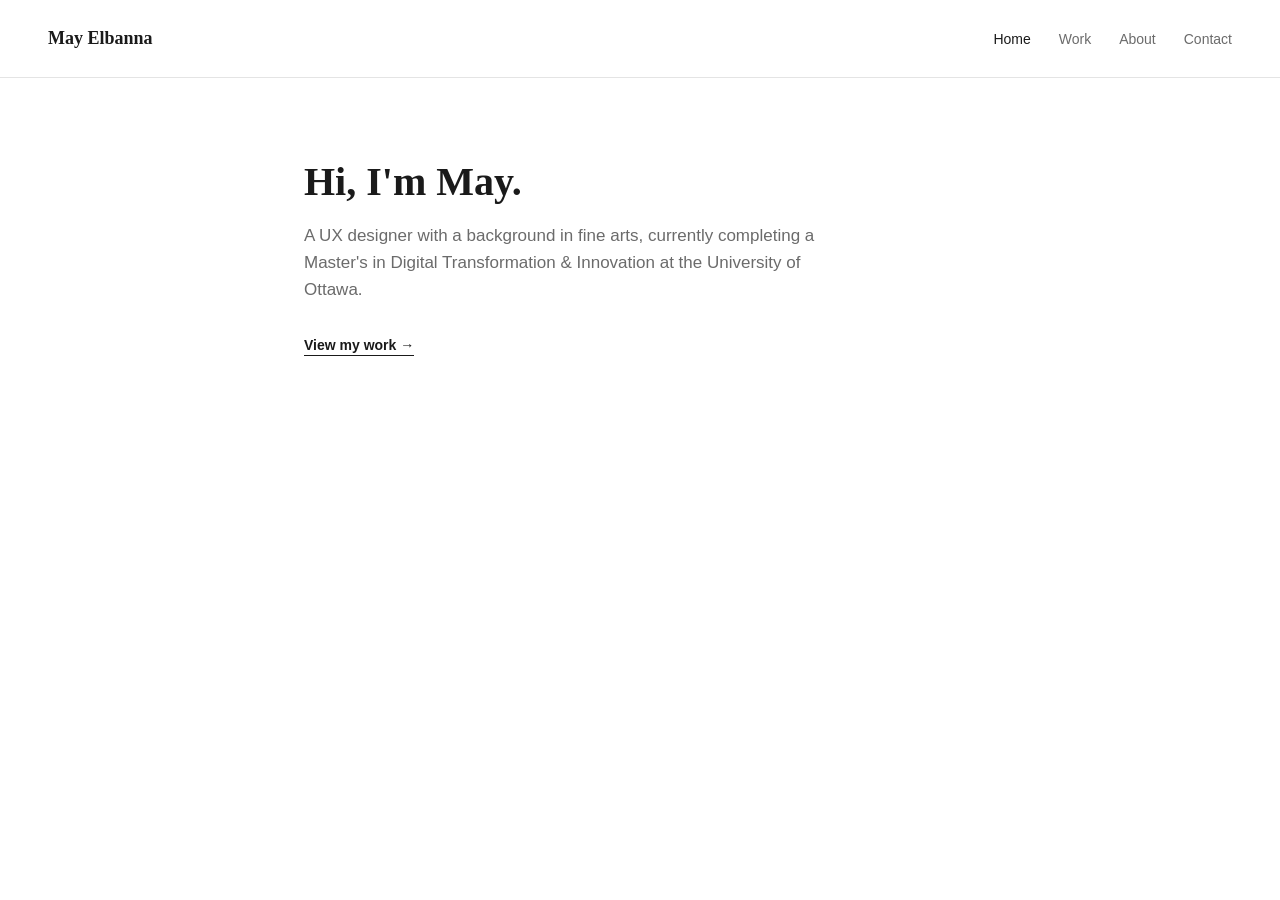
<file: index.html>
<!doctype html>
<html lang="en">
<head>
<meta charset="utf-8">
<meta name="viewport" content="width=device-width, initial-scale=1">
<title>May Elbanna — UX Designer</title>
<link rel="stylesheet" href="styles.css">
</head>
<body>

<nav class="topnav">
  <a href="index.html" class="name">May Elbanna</a>
  <div class="links">
    <a href="index.html" class="nav-link active">Home</a>
    <a href="work.html" class="nav-link">Work</a>
    <a href="about.html" class="nav-link">About</a>
    <a href="contact.html" class="nav-link">Contact</a>
  </div>
</nav>

<main>
  <div class="hero">
    <h1>Hi, I'm May.</h1>
    <p>A UX designer with a background in fine arts, currently completing a Master's in Digital Transformation &amp; Innovation at the University of Ottawa.</p>
    <a href="work.html" class="cta">View my work →</a>
  </div>
</main>

</body>
</html>
</file>
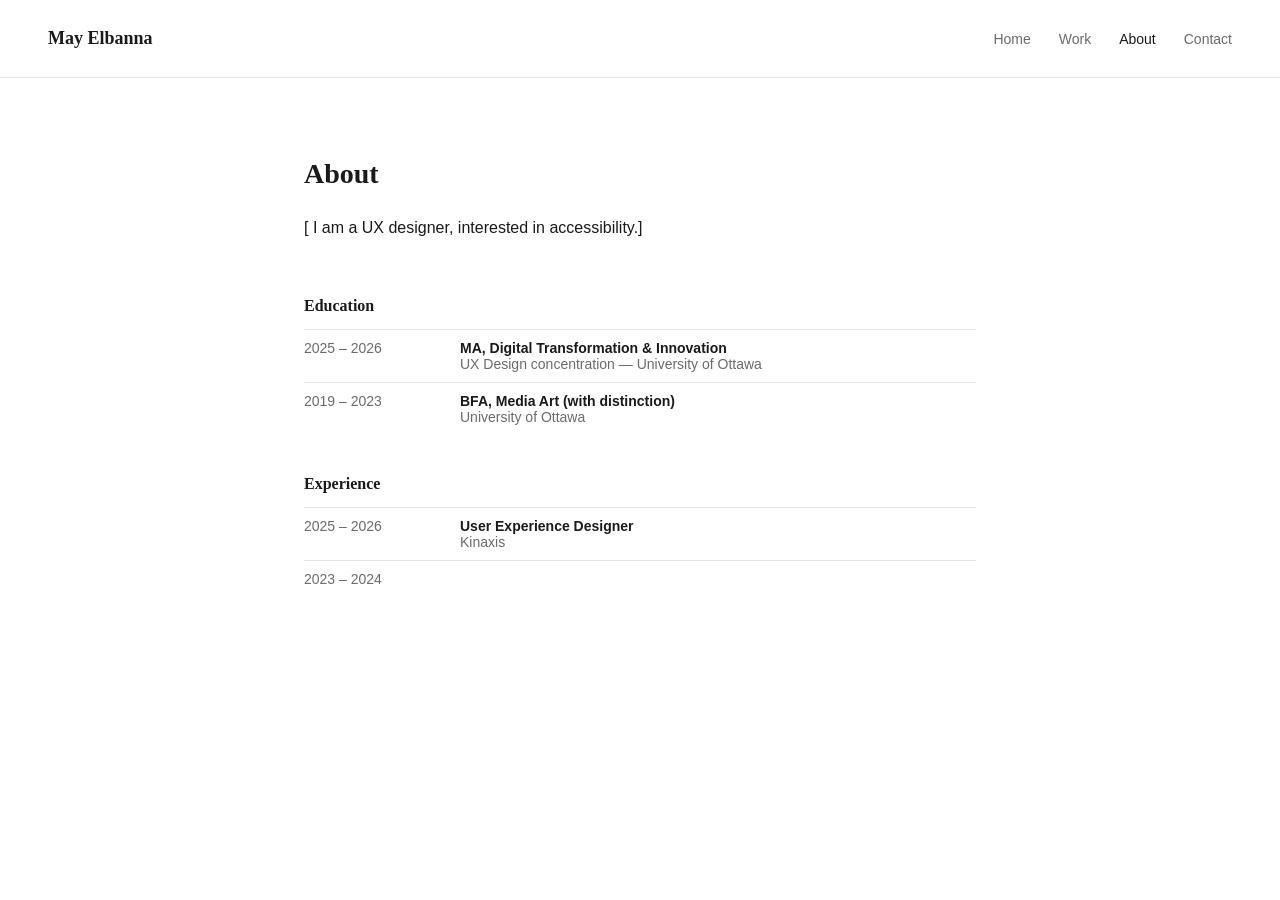
<file: about.html>
<!doctype html>
<html lang="en">
<head>
<meta charset="utf-8">
<meta name="viewport" content="width=device-width, initial-scale=1">
<title>About — May Elbanna</title>
<link rel="stylesheet" href="styles.css">
</head>
<body>

<nav class="topnav">
  <a href="index.html" class="name">May Elbanna</a>
  <div class="links">
    <a href="index.html" class="nav-link">Home</a>
    <a href="work.html" class="nav-link">Work</a>
    <a href="about.html" class="nav-link active">About</a>
    <a href="contact.html" class="nav-link">Contact</a>
  </div>
</nav>

<main>
  <div class="page-header">
    <h2>About</h2>
  </div>

  <div class="about-content">
    <p class="about-bio">[ I am a UX designer, interested in accessibility.]</p>

    <div class="timeline-block">
      <h3>Education</h3>
      <div class="timeline-item">
        <span class="timeline-date">2025 – 2026</span>
        <span>
          <span class="timeline-role">MA, Digital Transformation &amp; Innovation</span><br>
          <span class="timeline-org">UX Design concentration — University of Ottawa</span>
        </span>
      </div>
      <div class="timeline-item">
        <span class="timeline-date">2019 – 2023</span>
        <span>
          <span class="timeline-role">BFA, Media Art (with distinction)</span><br>
          <span class="timeline-org">University of Ottawa</span>
        </span>
      </div>
    </div>

    <div class="timeline-block">
      <h3>Experience</h3>
      <div class="timeline-item">
        <span class="timeline-date">2025 – 2026</span>
        <span>
          <span class="timeline-role">User Experience Designer</span><br>
          <span class="timeline-org">Kinaxis</span>
        </span>
      </div>
      <div class="timeline-item">
        <span class="timeline-date">2023 – 2024</span>
        <span>
        </span>
      </div>
    </div>
  </div>
</main>

</body>
</html>
</file>
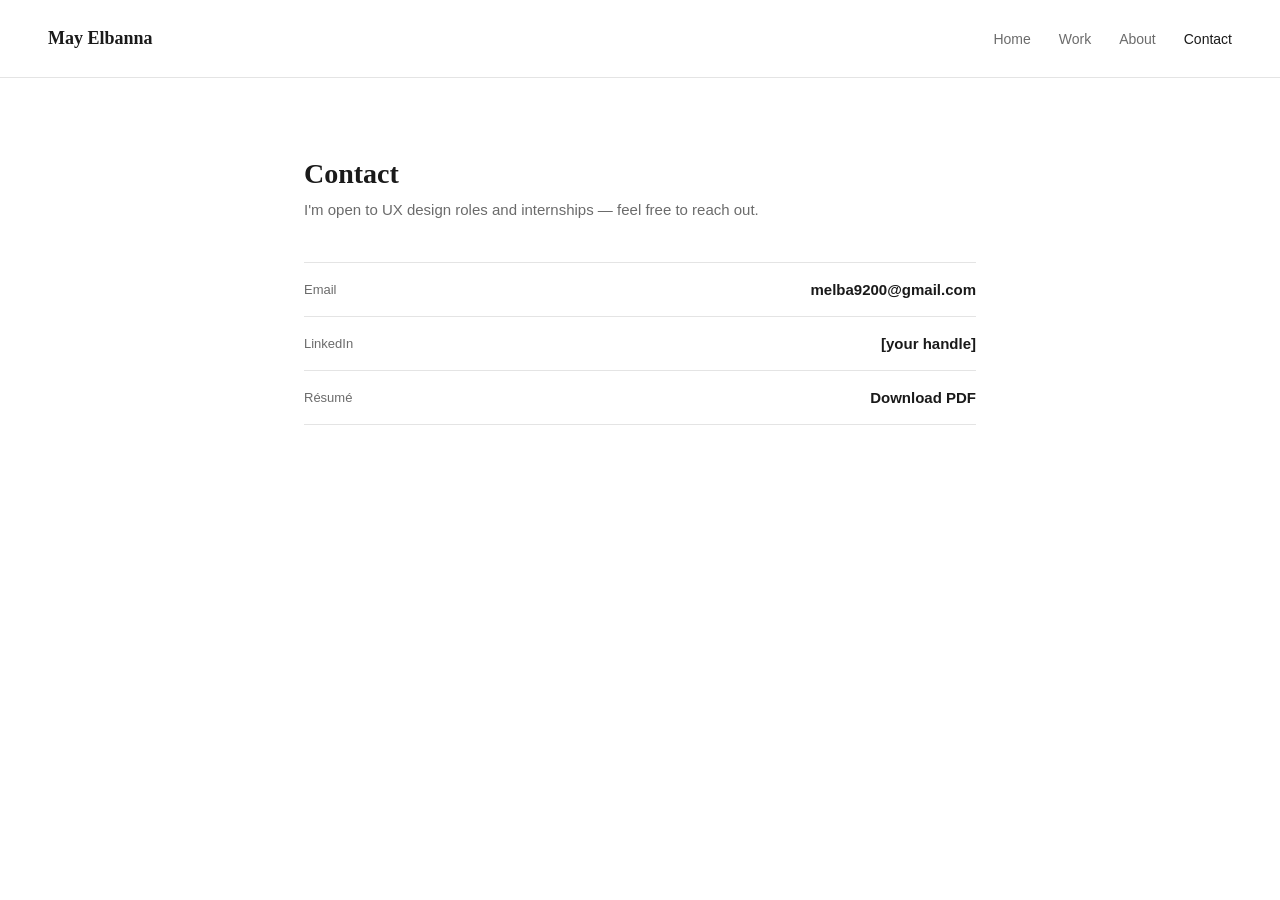
<file: contact.html>
<!doctype html>
<html lang="en">
<head>
<meta charset="utf-8">
<meta name="viewport" content="width=device-width, initial-scale=1">
<title>Contact — May Elbanna</title>
<link rel="stylesheet" href="styles.css">
</head>
<body>

<nav class="topnav">
  <a href="index.html" class="name">May Elbanna</a>
  <div class="links">
    <a href="index.html" class="nav-link">Home</a>
    <a href="work.html" class="nav-link">Work</a>
    <a href="about.html" class="nav-link">About</a>
    <a href="contact.html" class="nav-link active">Contact</a>
  </div>
</nav>

<main>
  <div class="page-header">
    <h2>Contact</h2>
    <p>I'm open to UX design roles and internships — feel free to reach out.</p>
  </div>

  <div class="contact-content">
    <a class="contact-row" href="mailto:melba9200@gmail.com">
      <span>Email</span><span>melba9200@gmail.com</span>
    </a>
    <a class="contact-row" href="#" target="_blank">
      <span>LinkedIn</span><span>[your handle]</span>
    </a>
    <a class="contact-row" href="resume.pdf">
      <span>Résumé</span><span>Download PDF</span>
    </a>
  </div>
</main>

</body>
</html>
</file>
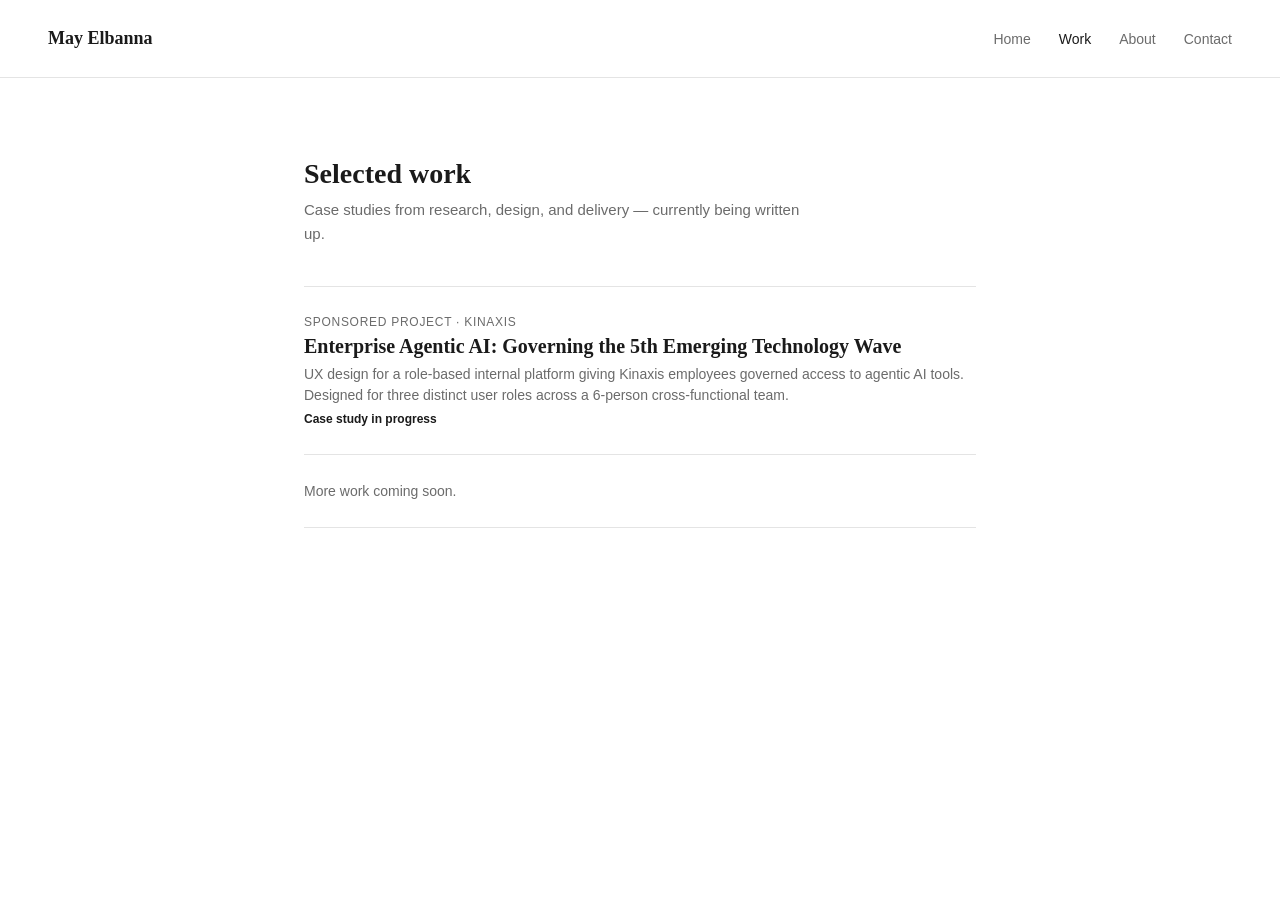
<file: work.html>
<!doctype html>
<html lang="en">
<head>
<meta charset="utf-8">
<meta name="viewport" content="width=device-width, initial-scale=1">
<title>Work — May Elbanna</title>
<link rel="stylesheet" href="styles.css">
</head>
<body>

<nav class="topnav">
  <a href="index.html" class="name">May Elbanna</a>
  <div class="links">
    <a href="index.html" class="nav-link">Home</a>
    <a href="work.html" class="nav-link active">Work</a>
    <a href="about.html" class="nav-link">About</a>
    <a href="contact.html" class="nav-link">Contact</a>
  </div>
</nav>

<main>
  <div class="page-header">
    <h2>Selected work</h2>
    <p>Case studies from research, design, and delivery — currently being written up.</p>
  </div>

  <div class="project-list">
    <div class="project-item">
      <span class="project-tag">Sponsored project · Kinaxis</span>
      <h3>Enterprise Agentic AI: Governing the 5th Emerging Technology Wave</h3>
      <p>UX design for a role-based internal platform giving Kinaxis employees governed access to agentic AI tools. Designed for three distinct user roles across a 6-person cross-functional team.</p>
      <span class="project-status">Case study in progress</span>
    </div>

    <div class="project-item placeholder">
      More work coming soon.
    </div>
  </div>
</main>

</body>
</html>
</file>
<file: styles.css>
:root{
  --ink:#1a1a1a;
  --ink-soft:#6b6b6b;
  --bg:#ffffff;
  --line:#e4e4e4;
  --accent:#1a1a1a;
  --font-display: Georgia, 'Times New Roman', serif;
  --font-body: -apple-system, BlinkMacSystemFont, 'Segoe UI', sans-serif;
}
@media (prefers-color-scheme: dark){
  :root:not([data-theme="light"]){
    --ink:#ededed;
    --ink-soft:#9a9a9a;
    --bg:#121212;
    --line:#2a2a2a;
    --accent:#ededed;
  }
}
:root[data-theme="dark"]{
  --ink:#ededed;
  --ink-soft:#9a9a9a;
  --bg:#121212;
  --line:#2a2a2a;
  --accent:#ededed;
}

*{box-sizing:border-box;}
body{
  margin:0;
  background:var(--bg);
  font-family:var(--font-body);
  color:var(--ink);
}
a{color:inherit;}

/* ---------- Top nav ---------- */
.topnav{
  display:flex;
  align-items:center;
  justify-content:space-between;
  padding:28px 48px;
  border-bottom:1px solid var(--line);
}
.topnav .name{
  font-family:var(--font-display);
  font-size:18px;
  text-decoration:none;
  font-weight:600;
}
.topnav .links{
  display:flex;
  gap:28px;
}
.topnav a.nav-link{
  text-decoration:none;
  font-size:14px;
  color:var(--ink-soft);
}
.topnav a.nav-link.active,
.topnav a.nav-link:hover{
  color:var(--ink);
}

main{
  max-width:720px;
  margin:0 auto;
  padding:80px 24px 100px;
}

/* ---------- Home ---------- */
.hero h1{
  font-family:var(--font-display);
  font-size:40px;
  line-height:1.2;
  margin:0 0 16px;
}
.hero p{
  font-size:17px;
  line-height:1.6;
  color:var(--ink-soft);
  max-width:520px;
  margin:0 0 32px;
}
.hero .cta{
  display:inline-block;
  text-decoration:none;
  font-size:14px;
  font-weight:600;
  color:var(--ink);
  border-bottom:1.5px solid var(--ink);
  padding-bottom:2px;
}
.hero .cta:hover{opacity:.7;}

/* ---------- Generic page header ---------- */
.page-header h2{
  font-family:var(--font-display);
  font-size:28px;
  margin:0 0 8px;
}
.page-header p{
  color:var(--ink-soft);
  font-size:15px;
  max-width:520px;
  line-height:1.6;
  margin:0 0 40px;
}

/* ---------- Work page: project list ---------- */
.project-list{
  display:flex;
  flex-direction:column;
}
.project-item{
  padding:28px 0;
  border-top:1px solid var(--line);
  display:flex;
  flex-direction:column;
  gap:6px;
}
.project-item:last-child{border-bottom:1px solid var(--line);}
.project-item.placeholder{
  color:var(--ink-soft);
  font-size:14px;
}
.project-tag{
  font-size:12px;
  text-transform:uppercase;
  letter-spacing:.06em;
  color:var(--ink-soft);
}
.project-item h3{
  font-family:var(--font-display);
  font-size:20px;
  margin:0;
}
.project-item p{
  font-size:14px;
  line-height:1.5;
  color:var(--ink-soft);
  margin:0;
}
.project-status{
  font-size:12px;
  font-weight:600;
  color:var(--ink);
}

/* ---------- About page ---------- */
.about-content{
  display:flex;
  flex-direction:column;
  gap:40px;
}
.about-bio{
  font-size:16px;
  line-height:1.7;
}
.timeline-block h3{
  font-family:var(--font-display);
  font-size:16px;
  margin:0 0 14px;
}
.timeline-item{
  display:grid;
  grid-template-columns:140px 1fr;
  gap:16px;
  font-size:14px;
  padding:10px 0;
  border-top:1px solid var(--line);
}
.timeline-date{color:var(--ink-soft);}
.timeline-role{font-weight:600;}
.timeline-org{color:var(--ink-soft);}

/* ---------- Contact page ---------- */
.contact-content{
  display:flex;
  flex-direction:column;
}
.contact-row{
  display:flex;
  justify-content:space-between;
  align-items:center;
  padding:18px 0;
  border-top:1px solid var(--line);
  font-size:15px;
  text-decoration:none;
}
.contact-row:last-child{border-bottom:1px solid var(--line);}
.contact-row span:first-child{color:var(--ink-soft);font-size:13px;}
.contact-row span:last-child{font-weight:600;}
.contact-row:hover span:last-child{opacity:.7;}

@media (max-width:640px){
  .topnav{padding:20px 20px;flex-direction:column;gap:14px;align-items:flex-start;}
  .topnav .links{gap:18px;}
  main{padding:48px 20px 80px;}
  .hero h1{font-size:30px;}
}
</file>
